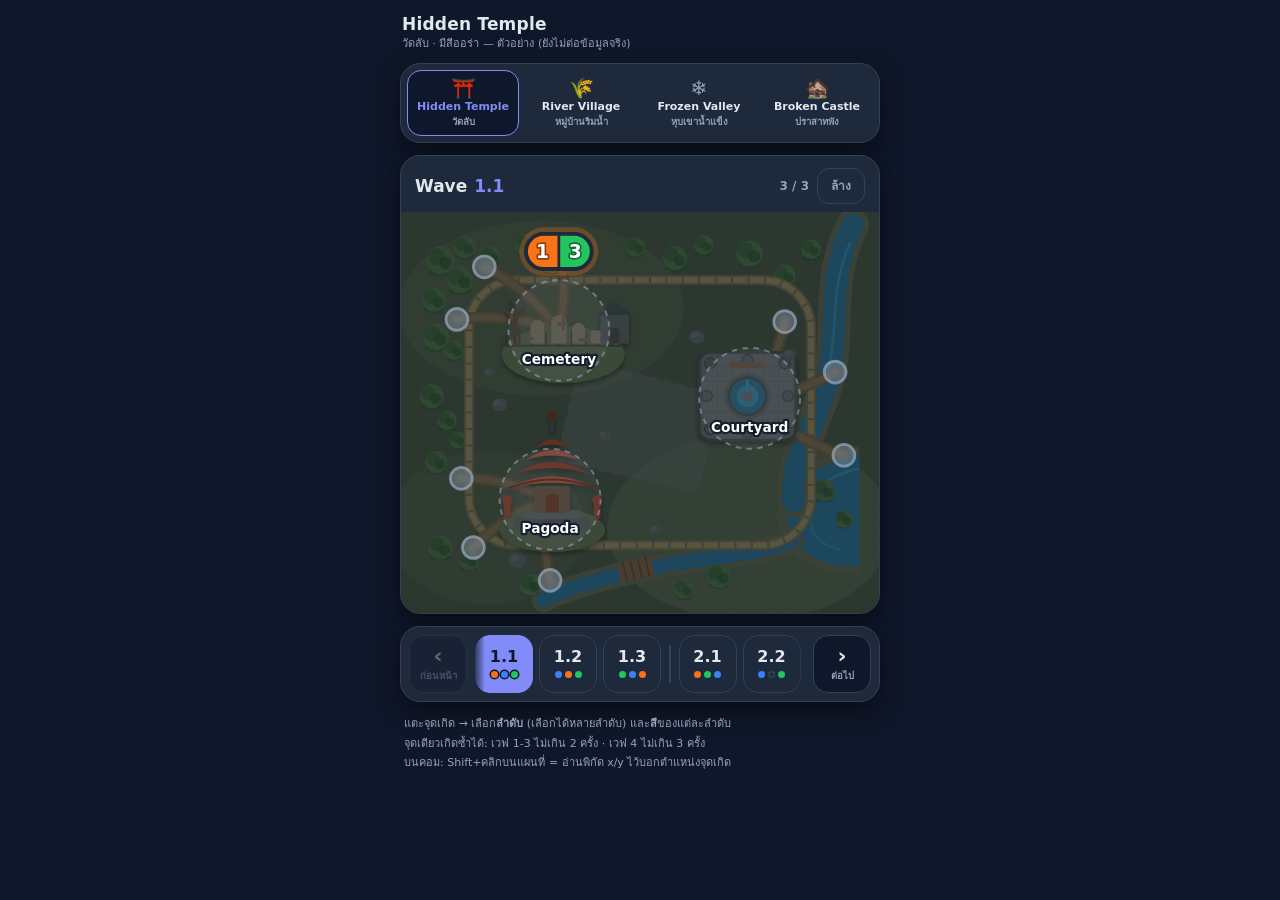
<file: maps/index.html>
<!DOCTYPE html>
<html lang="th">
<head>
<meta charset="utf-8">
<meta name="viewport" content="width=device-width, initial-scale=1, viewport-fit=cover">
<meta name="apple-mobile-web-app-capable" content="yes">
<meta name="theme-color" content="#0f172a">
<title>Survival Map Board</title>
<link rel="stylesheet" href="engine.css">
</head>
<body>
<div class="wrap">

  <header>
    <h1><span id="mapTitle">Hidden Temple</span> <small id="mapSub">ตัวอย่างแผนที่ (ยังไม่ต่อข้อมูลจริง)</small></h1>
  </header>

  <!-- ========== เลือกด่าน ========== -->
  <nav class="card maptabs" id="maptabs" aria-label="เลือกด่าน"></nav>

  <!-- ========== แผนที่ ========== -->
  <div class="card map-card" id="mapCard">
    <div class="maphead">
      <div class="now">Wave <span id="wlabel">1.1</span> <em id="wnote"></em></div>
      <div class="mh-right">
        <span class="count" id="counter">0 / 3</span>
        <button class="clear" id="clear" type="button">ล้าง</button>
      </div>
    </div>

    <svg class="map" id="mapSvg" viewBox="-18 -18 436 366" xmlns="http://www.w3.org/2000/svg" aria-label="แผนที่">
      <defs>
        <pattern id="tile" width="14" height="14" patternUnits="userSpaceOnUse">
          <rect width="14" height="14" fill="var(--stone)"/>
          <path d="M0,0 h14 M0,0 v14" stroke="var(--stone2)" stroke-width="1.2"/>
        </pattern>
        <pattern id="grass" width="16" height="16" patternUnits="userSpaceOnUse">
          <path d="M3,13 l2,-5 M6,14 l1,-4 M11,12 l2,-5" stroke="var(--forest2)" stroke-width="1.1"
                stroke-linecap="round" fill="none" opacity=".45"/>
        </pattern>
        <filter id="soft" x="-30%" y="-30%" width="160%" height="160%">
          <feDropShadow dx="0" dy="2.5" stdDeviation="2.5" flood-opacity=".35"/>
        </filter>
      </defs>
      <g id="art-back"></g>
      <g id="woods"></g>
      <g id="art-mid"></g>
      <g id="roads"></g>
      <g id="art-front"></g>
      <g id="rocks"></g>
      <g id="layer-zones"></g>
      <g id="layer-spawns"></g>
    </svg>
  </div>

  <!-- ========== เลือกเวฟ ========== -->
  <nav class="card wavenav" aria-label="เลือกเวฟ">
    <button class="navbtn" id="prev" type="button" aria-label="เวฟก่อนหน้า"><b>‹</b><small>ก่อนหน้า</small></button>
    <div class="strip" id="strip"></div>
    <button class="navbtn" id="next" type="button" aria-label="เวฟต่อไป"><b>›</b><small>ต่อไป</small></button>
  </nav>

  <p class="hint">
    แตะจุดเกิด → เลือก<b>ลำดับ</b> (เลือกได้หลายลำดับ)<span id="hintAura"> และ<b>สี</b>ของแต่ละลำดับ</span><br>
    จุดเดียวเกิดซ้ำได้: เวฟ 1-3 ไม่เกิน 2 ครั้ง · เวฟ 4 ไม่เกิน 3 ครั้ง<br>
    บนคอม: Shift+คลิกบนแผนที่ = อ่านพิกัด x/y ไว้บอกตำแหน่งจุดเกิด
  </p>

</div>

<!-- ========== popup เลือกลำดับ + สี ========== -->
<div class="sheet-bg" id="sheetBg" hidden>
  <div class="sheet" role="dialog" aria-modal="true" aria-labelledby="shTitle">
    <div class="grab" aria-hidden="true"></div>
    <div class="sh-head">
      <h3 id="shTitle">จุดเกิด</h3>
      <span id="shWave">Wave 1.1</span>
    </div>

    <section class="sh-sec">
      <div class="sh-label"><span>ลำดับการเกิด</span><em id="shOrderNote"></em></div>
      <div class="orders" id="shOrders"></div>
    </section>

    <section class="sh-sec" id="shColorSec">
      <div class="sh-label"><span>สีออร่า</span><em id="shColorNote"></em></div>
      <div class="colors" id="shColors"></div>
    </section>

    <div class="sh-foot">
      <button type="button" class="btn-rm" id="shRemove">ลบจุดนี้</button>
      <button type="button" class="btn-done" id="shDone">เสร็จ</button>
    </div>
  </div>
</div>

<div id="toast" role="status" aria-live="polite"></div>

<!-- ไฟล์ด่าน: แต่ละไฟล์มีผัง ภาพ และข้อมูลตัวอย่างของด่านนั้น -->
<script src="hidden_temple.js"></script>
<script src="river_village.js"></script>
<script src="frozen_valley.js"></script>
<script src="broken_castle.js"></script>
<script src="engine.js"></script>
</body>
</html>
</file>
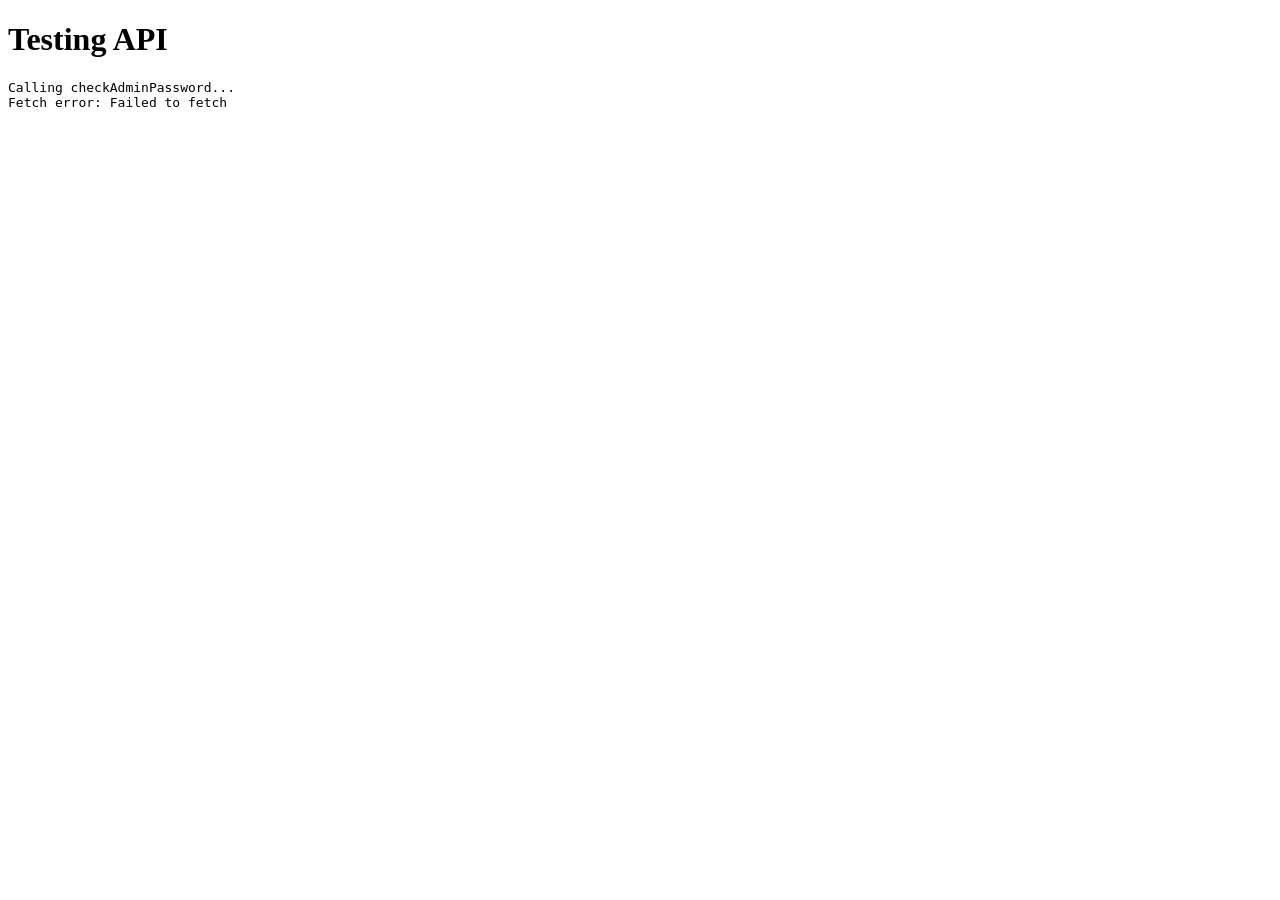
<file: test.html>
<!DOCTYPE html>
<html>
<head>
    <title>Test API</title>
</head>
<body>
    <h1>Testing API</h1>
    <pre id="output"></pre>
    <script>
        const WEB_APP_URL = "https://script.google.com/macros/s/AKfycbwjM2qJCu592lrH9MzqYQVmTsb6QYRVIjigQVr9uPut_joYHCi2urO4ODrNRLAuwX_i/exec";
        
        async function runTest() {
            try {
                document.getElementById('output').innerText += "Calling checkAdminPassword...\n";
                const res = await fetch(WEB_APP_URL, {
                    method: 'POST',
                    headers: { 'Content-Type': 'text/plain;charset=utf-8' },
                    body: JSON.stringify({ action: 'checkAdminPassword', args: [''] })
                });
                const text = await res.text();
                document.getElementById('output').innerText += "Response text: " + text + "\n";
                
                try {
                    const json = JSON.parse(text);
                    document.getElementById('output').innerText += "JSON parsed: " + JSON.stringify(json) + "\n";
                } catch(e) {
                    document.getElementById('output').innerText += "JSON parse failed: " + e.message + "\n";
                }
            } catch (e) {
                document.getElementById('output').innerText += "Fetch error: " + e.message + "\n";
            }
        }
        
        runTest();
    </script>
</body>
</html>
</file>
<file: maps/engine.css>
/* ================= Map prototype — โหมดมืดอย่างเดียว ================= */
:root{
  color-scheme:dark;
  --bg:#0f172a; --panel:#1e293b; --line:#334155; --text:#e2e8f0; --muted:#94a3b8;
  --accent:#818cf8; --onaccent:#0f172a;
  --spawn:#94a3b8; --warn:#fbbf24;
  --scrim:rgba(2,6,23,.6); --shadow:0 8px 24px rgba(0,0,0,.5);
}

*{box-sizing:border-box}
[hidden]{display:none !important}
html{-webkit-text-size-adjust:100%; background:var(--bg)}
body{
  margin:0; background:var(--bg); color:var(--text);
  font-family:"Noto Sans Thai","Segoe UI",system-ui,-apple-system,sans-serif;
  -webkit-tap-highlight-color:transparent;
  padding-block:14px;
  padding-left:max(14px, env(safe-area-inset-left));
  padding-right:max(14px, env(safe-area-inset-right));
  padding-bottom:max(24px, env(safe-area-inset-bottom));
}
.wrap{max-width:480px; margin:0 auto; display:flex; flex-direction:column; gap:12px}

header{display:flex; align-items:center; justify-content:space-between; gap:10px; padding:0 2px}
h1{font-size:17px; margin:0; font-weight:800; letter-spacing:.2px; line-height:1.25}
h1 small{display:block; font-size:11px; font-weight:500; color:var(--muted); letter-spacing:0; margin-top:2px}

.card{background:var(--panel); border:1px solid var(--line); border-radius:20px; box-shadow:var(--shadow); overflow:hidden}

/* ---------- เลือกด่าน ---------- */
.maptabs{display:grid; grid-template-columns:repeat(4, 1fr); gap:6px; padding:6px}
.mtab{
  font:inherit; cursor:pointer; min-height:64px; min-width:0; padding:7px 3px;
  border-radius:14px; border:1.5px solid transparent; background:transparent; color:var(--muted);
  display:flex; flex-direction:column; align-items:center; justify-content:center; gap:3px; text-align:center;
  transition:transform .08s ease;
}
.mtab i{font-style:normal; font-size:20px; line-height:1}
.mtab b{font-size:11px; font-weight:800; line-height:1.15; color:var(--text)}
.mtab small{font-size:9.5px; font-weight:600; line-height:1.15}
.mtab:active{transform:scale(.95)}
.mtab[aria-pressed="true"]{background:var(--bg); border-color:var(--accent)}
.mtab[aria-pressed="true"] b{color:var(--accent)}

/* ---------- แผนที่ ---------- */
.map-card{color:var(--text)}
.maphead{display:flex; align-items:center; justify-content:space-between; gap:10px; padding:12px 14px 8px}
.now{font-size:17px; font-weight:800; display:flex; align-items:baseline; gap:7px; min-width:0}
.now span{color:var(--accent); font-variant-numeric:tabular-nums}
.now em{font-style:normal; font-size:11px; font-weight:700; color:var(--muted); white-space:nowrap}
.now em.warn{color:var(--warn)}
.mh-right{display:flex; align-items:center; gap:8px; flex:0 0 auto}
.count{font-size:12px; font-weight:800; color:var(--muted); font-variant-numeric:tabular-nums}
.clear{
  font:inherit; font-size:12px; font-weight:700; cursor:pointer; min-height:36px;
  background:transparent; color:var(--muted); border:1.5px solid var(--line);
  border-radius:12px; padding:7px 13px;
}
.clear:active{transform:scale(.95)}
svg.map{display:block; width:100%; height:auto; touch-action:manipulation; user-select:none; -webkit-user-select:none}
.spawn{cursor:pointer}
.spawn .hit{fill:transparent}

/* ---------- แถบเลือกเวฟ ---------- */
.wavenav{display:flex; align-items:stretch; gap:6px; padding:8px}
.navbtn{
  flex:0 0 auto; width:58px; min-height:58px; cursor:pointer;
  font:inherit; color:var(--text); background:var(--bg);
  border:1.5px solid var(--line); border-radius:15px;
  display:flex; flex-direction:column; align-items:center; justify-content:center; gap:1px;
  transition:transform .08s ease, opacity .15s ease;
}
.navbtn b{font-size:22px; line-height:1; font-weight:800}
.navbtn small{font-size:9.5px; font-weight:700; color:var(--muted); white-space:nowrap}
.navbtn:active{transform:scale(.94)}
.navbtn:disabled{opacity:.35; cursor:default; transform:none}

.strip{
  position:relative; flex:1; min-width:0;
  display:flex; align-items:stretch; gap:6px;
  overflow-x:auto; overscroll-behavior-x:contain;
  scroll-snap-type:x proximity; -webkit-overflow-scrolling:touch;
  scrollbar-width:none; padding:0 2px;
  -webkit-mask-image:linear-gradient(90deg, transparent 0, #000 12px, #000 calc(100% - 12px), transparent 100%);
          mask-image:linear-gradient(90deg, transparent 0, #000 12px, #000 calc(100% - 12px), transparent 100%);
}
.strip::-webkit-scrollbar{display:none}
.wsep{flex:0 0 auto; width:1.5px; margin:10px 2px; background:var(--line); border-radius:2px}
.wchip{
  flex:0 0 auto; scroll-snap-align:center; width:58px; min-height:58px; cursor:pointer;
  font:inherit; color:var(--text); background:transparent;
  border:1.5px solid var(--line); border-radius:15px;
  display:flex; flex-direction:column; align-items:center; justify-content:center; gap:6px;
  transition:transform .08s ease;
}
.wchip:active{transform:scale(.94)}
.wchip .lbl{font-size:16px; font-weight:800; line-height:1; font-variant-numeric:tabular-nums}
.wchip .pips{display:flex; gap:3px; height:7px; align-items:center}
.wchip .pips i{width:7px; height:7px; border-radius:50%}
.wchip .pips i.hole{background:transparent; box-shadow:inset 0 0 0 1.5px var(--line)}
.wchip.empty{border-style:dashed}
.wchip[aria-pressed="true"]{background:var(--accent); border-color:var(--accent); color:var(--onaccent)}
.wchip[aria-pressed="true"] .pips i{box-shadow:0 0 0 1.5px var(--onaccent)}
.wchip[aria-pressed="true"] .pips i.hole{box-shadow:inset 0 0 0 1.5px var(--onaccent); opacity:.6}

.hint{font-size:11px; color:var(--muted); line-height:1.8; padding:0 4px; margin:0}
code{font-family:ui-monospace,Consolas,monospace; background:var(--panel); border:1px solid var(--line);
  padding:2px 6px; border-radius:6px; font-size:11px; word-break:break-all}

/* ---------- popup ล่างจอ ---------- */
.sheet-bg{
  position:fixed; inset:0; z-index:40; background:var(--scrim);
  display:flex; align-items:flex-end; justify-content:center;
  opacity:0; transition:opacity .2s ease;
}
.sheet-bg.open{opacity:1}
.sheet{
  width:100%; max-width:480px; max-height:90vh; overflow-y:auto; overscroll-behavior:contain;
  background:var(--panel); border-radius:24px 24px 0 0; box-shadow:0 -12px 40px rgba(0,0,0,.35);
  border:1px solid var(--line); border-bottom:none;
  padding:8px 16px max(16px, env(safe-area-inset-bottom));
  padding-left:max(16px, env(safe-area-inset-left)); padding-right:max(16px, env(safe-area-inset-right));
  display:flex; flex-direction:column; gap:16px;
  transform:translateY(100%); transition:transform .24s cubic-bezier(.2,.8,.2,1);
}
.sheet-bg.open .sheet{transform:none}
.grab{width:40px; height:5px; border-radius:3px; background:var(--line); margin:2px auto 0}
.sh-head{display:flex; align-items:center; justify-content:space-between; gap:10px}
.sh-head h3{margin:0; font-size:18px; font-weight:800}
.sh-head span{font-size:12px; font-weight:800; color:var(--accent); white-space:nowrap}
.sh-sec{display:flex; flex-direction:column; gap:8px}
.sh-label{display:flex; align-items:baseline; justify-content:space-between; gap:10px}
.sh-label span{font-size:12px; font-weight:800; letter-spacing:.03em}
.sh-label em{font-style:normal; font-size:11px; font-weight:600; color:var(--muted)}

.orders{display:grid; grid-template-columns:repeat(var(--n, 3), 1fr); gap:8px}
.ord{
  font:inherit; cursor:pointer; min-height:66px; min-width:0; padding:6px 2px;
  border-radius:16px; border:2px solid var(--line); background:transparent; color:var(--text);
  display:flex; flex-direction:column; align-items:center; justify-content:center; gap:4px;
  transition:transform .08s ease;
}
.ord b{font-size:24px; line-height:1; font-weight:800}
.ord small{
  font-size:10.5px; font-weight:700; color:var(--muted);
  max-width:100%; white-space:nowrap; overflow:hidden; text-overflow:ellipsis; padding:0 4px;
}
.ord:active{transform:scale(.95)}
.ord.next{border-color:var(--accent); border-style:dashed}
.ord.next small{color:var(--accent)}
.ord.taken{background:var(--bg); border-style:dashed}
.ord[aria-pressed="true"]{background:var(--accent); border-color:var(--accent); border-style:solid; color:var(--onaccent)}
.ord[aria-pressed="true"] small{color:var(--onaccent)}

.colors{display:flex; flex-direction:column; gap:8px}
.crow{display:flex; align-items:center; gap:8px}
.crow .cn{
  width:40px; min-height:48px; border-radius:12px; flex:0 0 auto;
  background:var(--bg); display:flex; flex-direction:column; align-items:center; justify-content:center;
  font-size:17px; font-weight:800; line-height:1.05;
}
.crow .cn small{font-size:8.5px; font-weight:700; color:var(--muted)}
.crow .sw{flex:1; display:grid; grid-template-columns:repeat(3,1fr); gap:6px}
.swatch{
  font:inherit; font-size:13px; font-weight:800; cursor:pointer; min-height:48px;
  border-radius:13px; border:2.5px solid transparent; color:#fff; background:var(--c);
  display:flex; align-items:center; justify-content:center; gap:6px;
  text-shadow:0 1px 2px rgba(0,0,0,.25); transition:transform .08s ease;
}
.swatch .tick{
  width:18px; height:18px; border-radius:50%; border:2px solid rgba(255,255,255,.9);
  display:flex; align-items:center; justify-content:center; font-size:11px; line-height:1;
  color:transparent; text-shadow:none;
}
.swatch[aria-pressed="true"]{border-color:var(--text)}
.swatch[aria-pressed="true"] .tick{background:#fff; color:var(--c)}
.swatch:active{transform:scale(.95)}
.nocolor{
  font-size:12px; color:var(--muted); text-align:center; padding:14px 10px;
  border:1.5px dashed var(--line); border-radius:14px;
}

.sh-foot{display:flex; gap:8px}
.btn-rm{
  font:inherit; font-size:13px; font-weight:700; cursor:pointer; min-height:52px; padding:0 16px;
  border-radius:15px; border:1.5px solid var(--line); background:transparent; color:var(--warn);
}
.btn-rm:disabled{opacity:.35; cursor:default}
.btn-done{
  font:inherit; font-size:15px; font-weight:800; cursor:pointer; min-height:52px; flex:1;
  border-radius:15px; border:none; background:var(--accent); color:var(--onaccent);
}
.btn-rm:active:not(:disabled), .btn-done:active{transform:scale(.97)}

.mtab:focus-visible, .ord:focus-visible, .swatch:focus-visible, .btn-rm:focus-visible, .btn-done:focus-visible,
.wchip:focus-visible, .navbtn:focus-visible, .clear:focus-visible{outline:3px solid var(--accent); outline-offset:2px}
.spawn:focus-visible{outline:none}

#toast{
  position:fixed; left:50%; transform:translateX(-50%) translateY(-14px);
  top:max(16px, env(safe-area-inset-top)); z-index:60;
  background:var(--text); color:var(--bg); font-size:13px; font-weight:700; text-align:center;
  padding:11px 18px; border-radius:999px; box-shadow:var(--shadow); max-width:calc(100% - 32px);
  opacity:0; pointer-events:none; transition:opacity .18s ease, transform .18s ease;
}
#toast.on{opacity:1; transform:translateX(-50%) translateY(0)}

@media (max-width:360px){
  .mtab b{font-size:10px}
  .mtab small{display:none}
}
@media (prefers-reduced-motion: reduce){ *{transition:none !important} }
</file>
